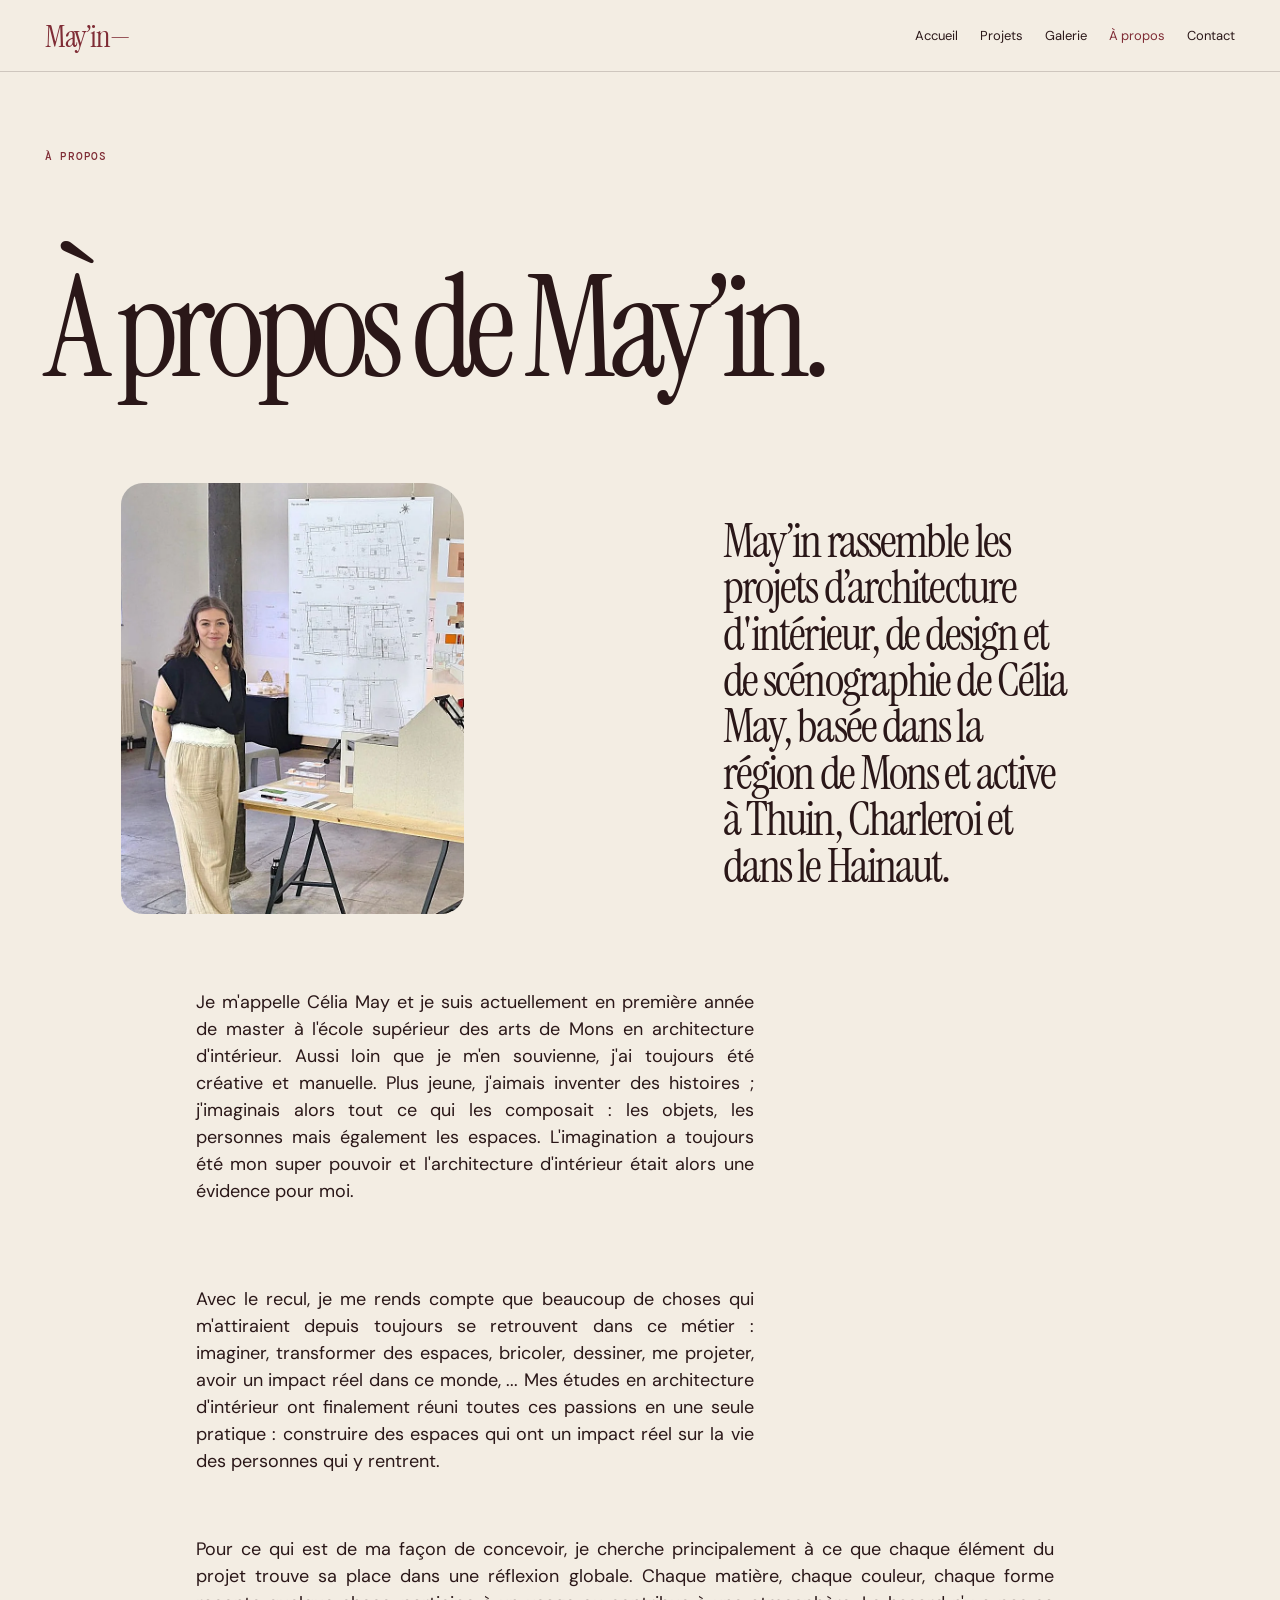
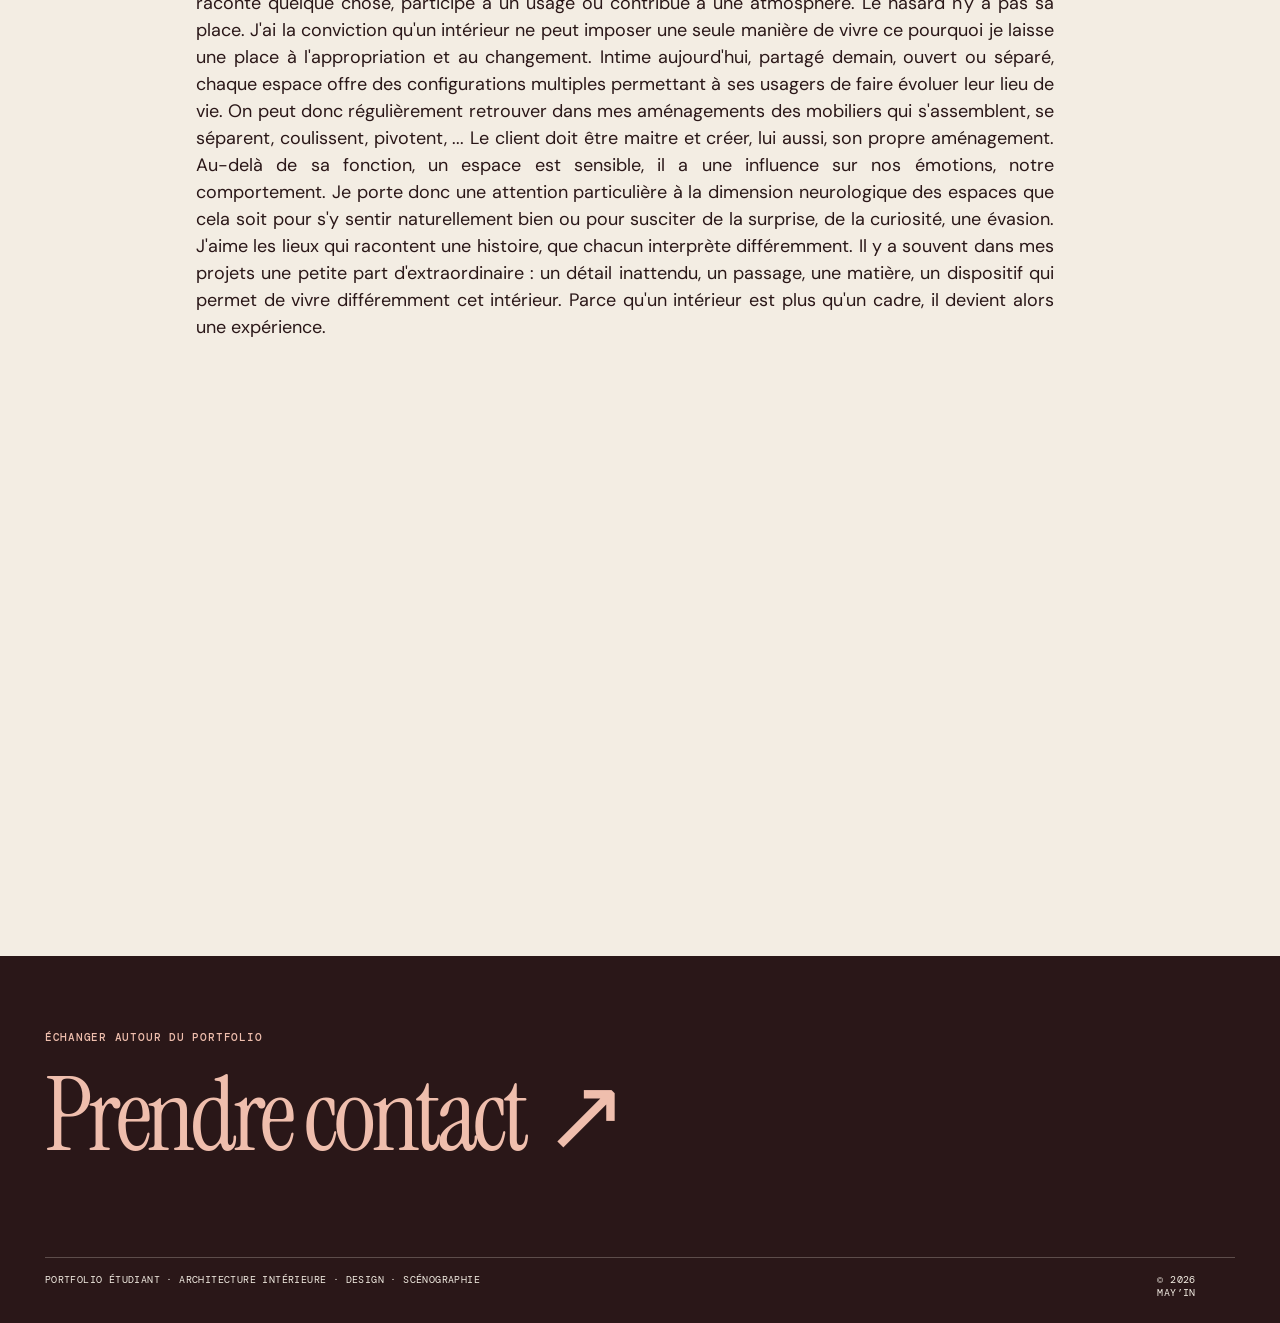
<file: a-propos.html>
<!doctype html>
<html lang="fr"><head><meta charset="UTF-8" /><meta name="viewport" content="width=device-width, initial-scale=1.0" /><meta name="description" content="L’approche de May’in : concevoir des espaces attentifs à la lumière, aux usages et aux matières." /><meta name="theme-color" content="#7f2c35" /><link rel="canonical" href="https://may-in.be/a-propos.html" /><link rel="icon" href="favicon.png" type="image/png" sizes="512x512" /><title>À propos — May’in</title><link rel="preconnect" href="https://fonts.googleapis.com" /><link rel="preconnect" href="https://fonts.gstatic.com" crossorigin /><link href="https://fonts.googleapis.com/css2?family=Cormorant+Garamond:ital,wght@0,400;1,400&family=DM+Mono:wght@400;500&family=DM+Sans:opsz,wght@9..40,400;9..40,500;9..40,600&family=Instrument+Serif:ital@0;1&display=swap" rel="stylesheet" /><link rel="stylesheet" href="styles.css?v=13" /><link rel="stylesheet" href="dynamic.css?v=22" /></head>
<body data-page="about"><a class="skip-link" href="#main-content">Aller au contenu</a><header class="topbar topbar--solid"><a class="wordmark" href="index.html"><span data-site="name">May’in</span><span>—</span></a><button class="menu-toggle" type="button" aria-expanded="false" aria-controls="navigation"><span data-site="menuLabel">Menu</span> <span>+</span></button><nav id="navigation" class="navigation" aria-label="Navigation principale"><a href="index.html">Accueil</a><a href="projets.html">Projets</a><a href="galerie.html">Galerie</a><a aria-current="page" href="a-propos.html">À propos</a><a href="contact.html">Contact</a></nav></header><main class="page about-page" id="main-content" tabindex="-1"><section class="page-heading"><p class="eyebrow" data-site="aboutEyebrow">À propos</p><h1 data-site="aboutTitle">À propos de May’in.</h1></section><section class="about-page__content"><p class="lead" data-site="aboutLead">May’in est le portfolio étudiant de Célia May.</p><div class="about-page__columns"><p data-site="aboutLeft">Chaque proposition naît de l’observation des usages, des volumes, de la lumière et des matières.</p><p data-site="aboutRight">Le portfolio réunit des espaces privés, des lieux publics, du mobilier et des recherches scénographiques.</p></div></section><div data-custom-blocks="about"></div></main><footer class="footer"><p class="eyebrow" data-site="aboutContactEyebrow">Échanger autour du portfolio</p><a class="contact-link" href="contact.html"><span data-site="aboutContactLabel">Prendre contact</span> <span>↗</span></a><div class="footer-bottom"><span data-site="role">Portfolio étudiant · Architecture intérieure</span><span data-social-links></span><span><span data-site="copyright">© 2026</span> <span data-site="name">May’in</span></span></div></footer><script src="layout-model.js?v=6"></script><script src="script.js?v=26"></script></body></html>
</file>
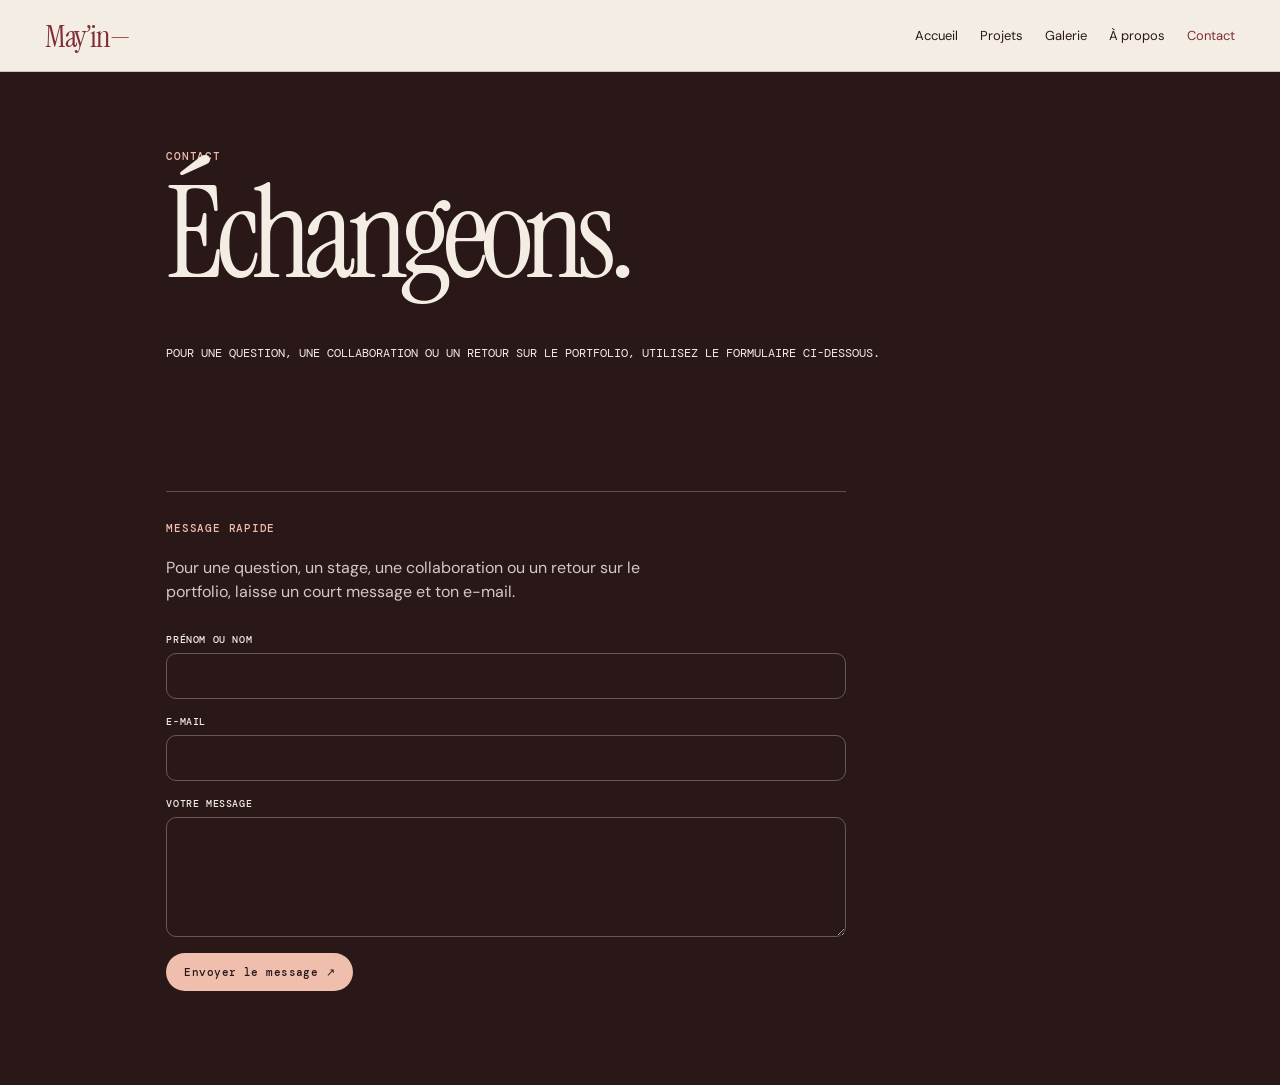
<file: contact.html>
<!doctype html>
<html lang="fr"><head><meta charset="UTF-8" /><meta name="viewport" content="width=device-width, initial-scale=1.0" /><meta name="description" content="Contactez Célia May pour une question, un stage, une collaboration ou un retour sur son portfolio étudiant." /><meta name="theme-color" content="#7f2c35" /><link rel="canonical" href="https://may-in.be/contact.html" /><link rel="icon" href="favicon.png" type="image/png" sizes="512x512" /><title>Contact — May’in</title><link rel="preconnect" href="https://fonts.googleapis.com" /><link rel="preconnect" href="https://fonts.gstatic.com" crossorigin /><link href="https://fonts.googleapis.com/css2?family=Cormorant+Garamond:ital,wght@0,400;1,400&family=DM+Mono:wght@400;500&family=DM+Sans:opsz,wght@9..40,400;9..40,500;9..40,600&family=Instrument+Serif:ital@0;1&display=swap" rel="stylesheet" /><link rel="stylesheet" href="styles.css?v=13" /><link rel="stylesheet" href="dynamic.css?v=22" /></head>
<body class="contact-page" data-page="contact"><a class="skip-link" href="#main-content">Aller au contenu</a><header class="topbar topbar--solid"><a class="wordmark" href="index.html"><span data-site="name">May’in</span><span>—</span></a><button class="menu-toggle" type="button" aria-expanded="false" aria-controls="navigation"><span data-site="menuLabel">Menu</span> <span>+</span></button><nav id="navigation" class="navigation" aria-label="Navigation principale"><a href="index.html">Accueil</a><a href="projets.html">Projets</a><a href="galerie.html">Galerie</a><a href="a-propos.html">À propos</a><a aria-current="page" href="contact.html">Contact</a></nav></header><main class="contact-main" id="main-content" tabindex="-1"><p class="eyebrow" data-site="contactEyebrow">Contact</p><h1 data-site="contactTitle">Échangeons.</h1><div class="contact-details"><a data-site-href="email" data-site="email" hidden></a><div><p data-site="contactDetails">Pour une question, un stage, une collaboration ou un retour sur le portfolio, utilisez le formulaire ci-dessous.</p><div data-social-links></div></div></div><div data-custom-blocks="contact"></div></main><script src="layout-model.js?v=6"></script><script src="script.js?v=26"></script></body></html>
</file>
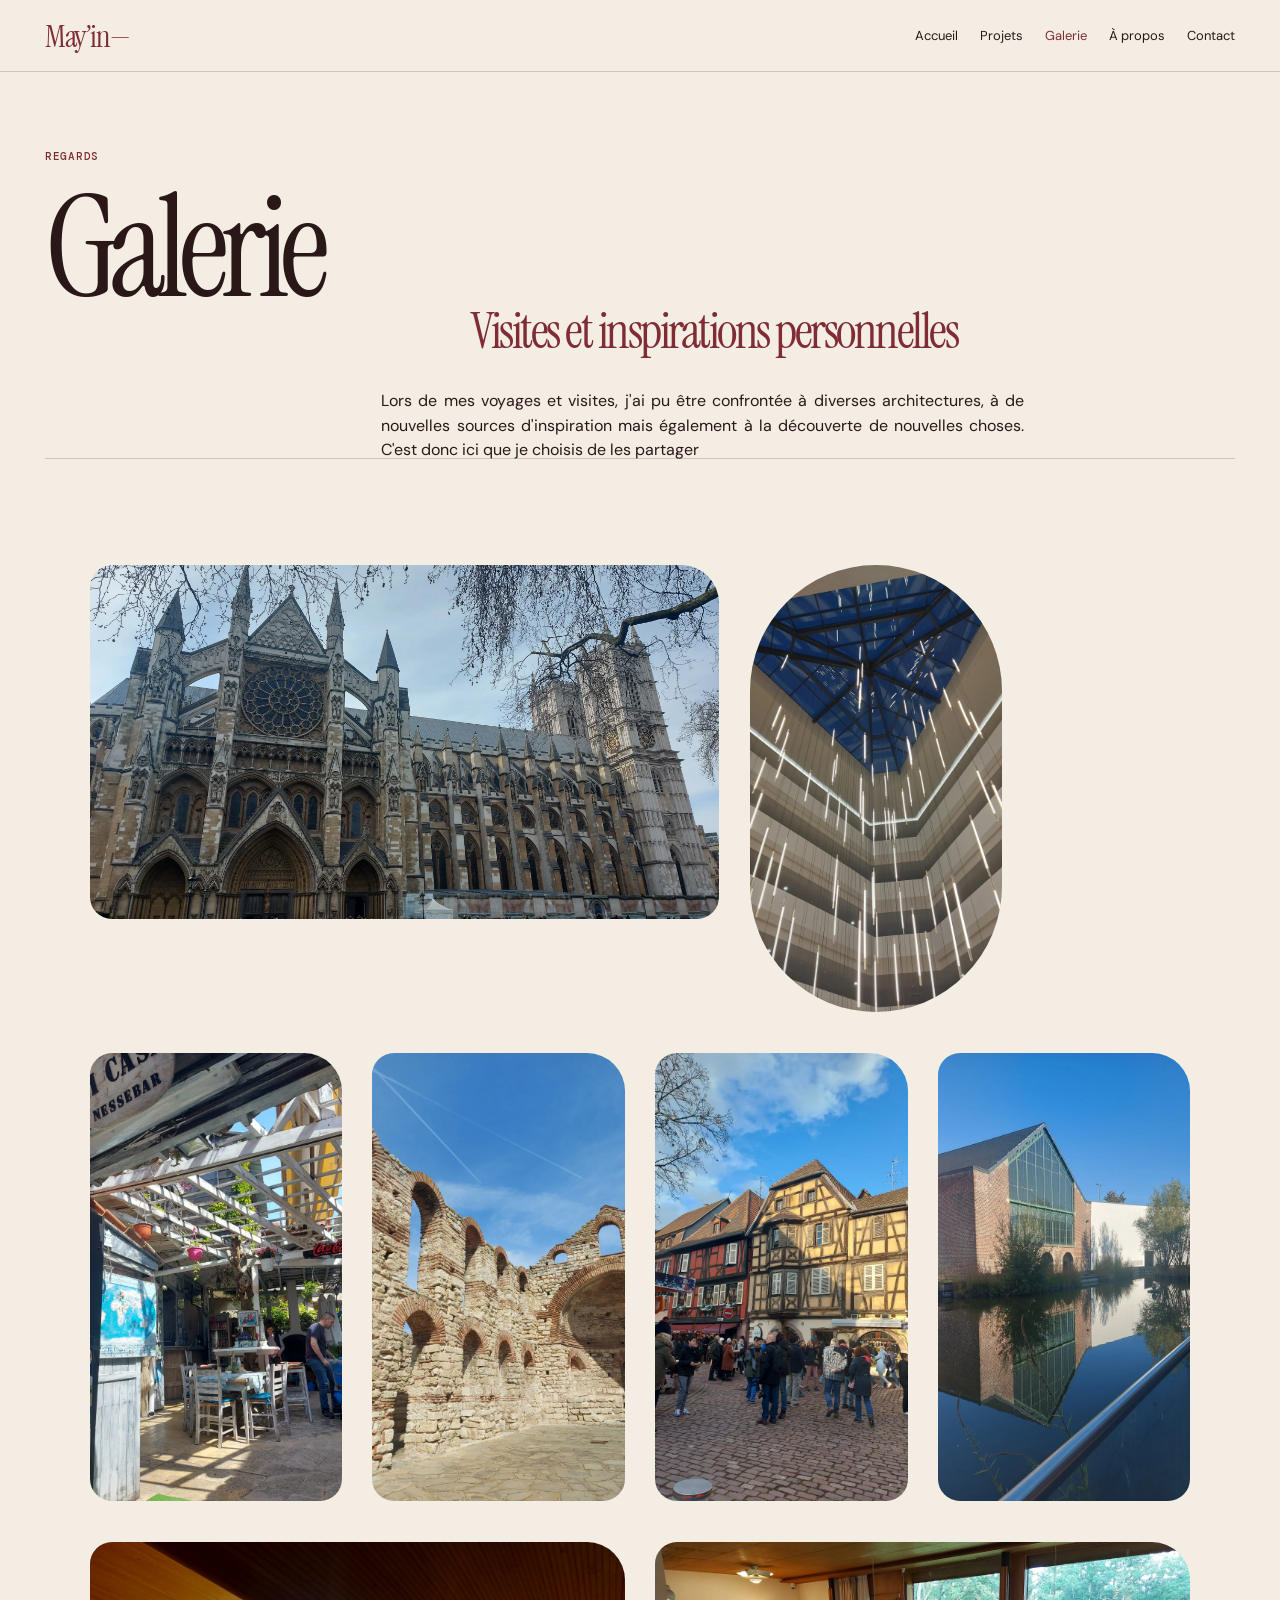
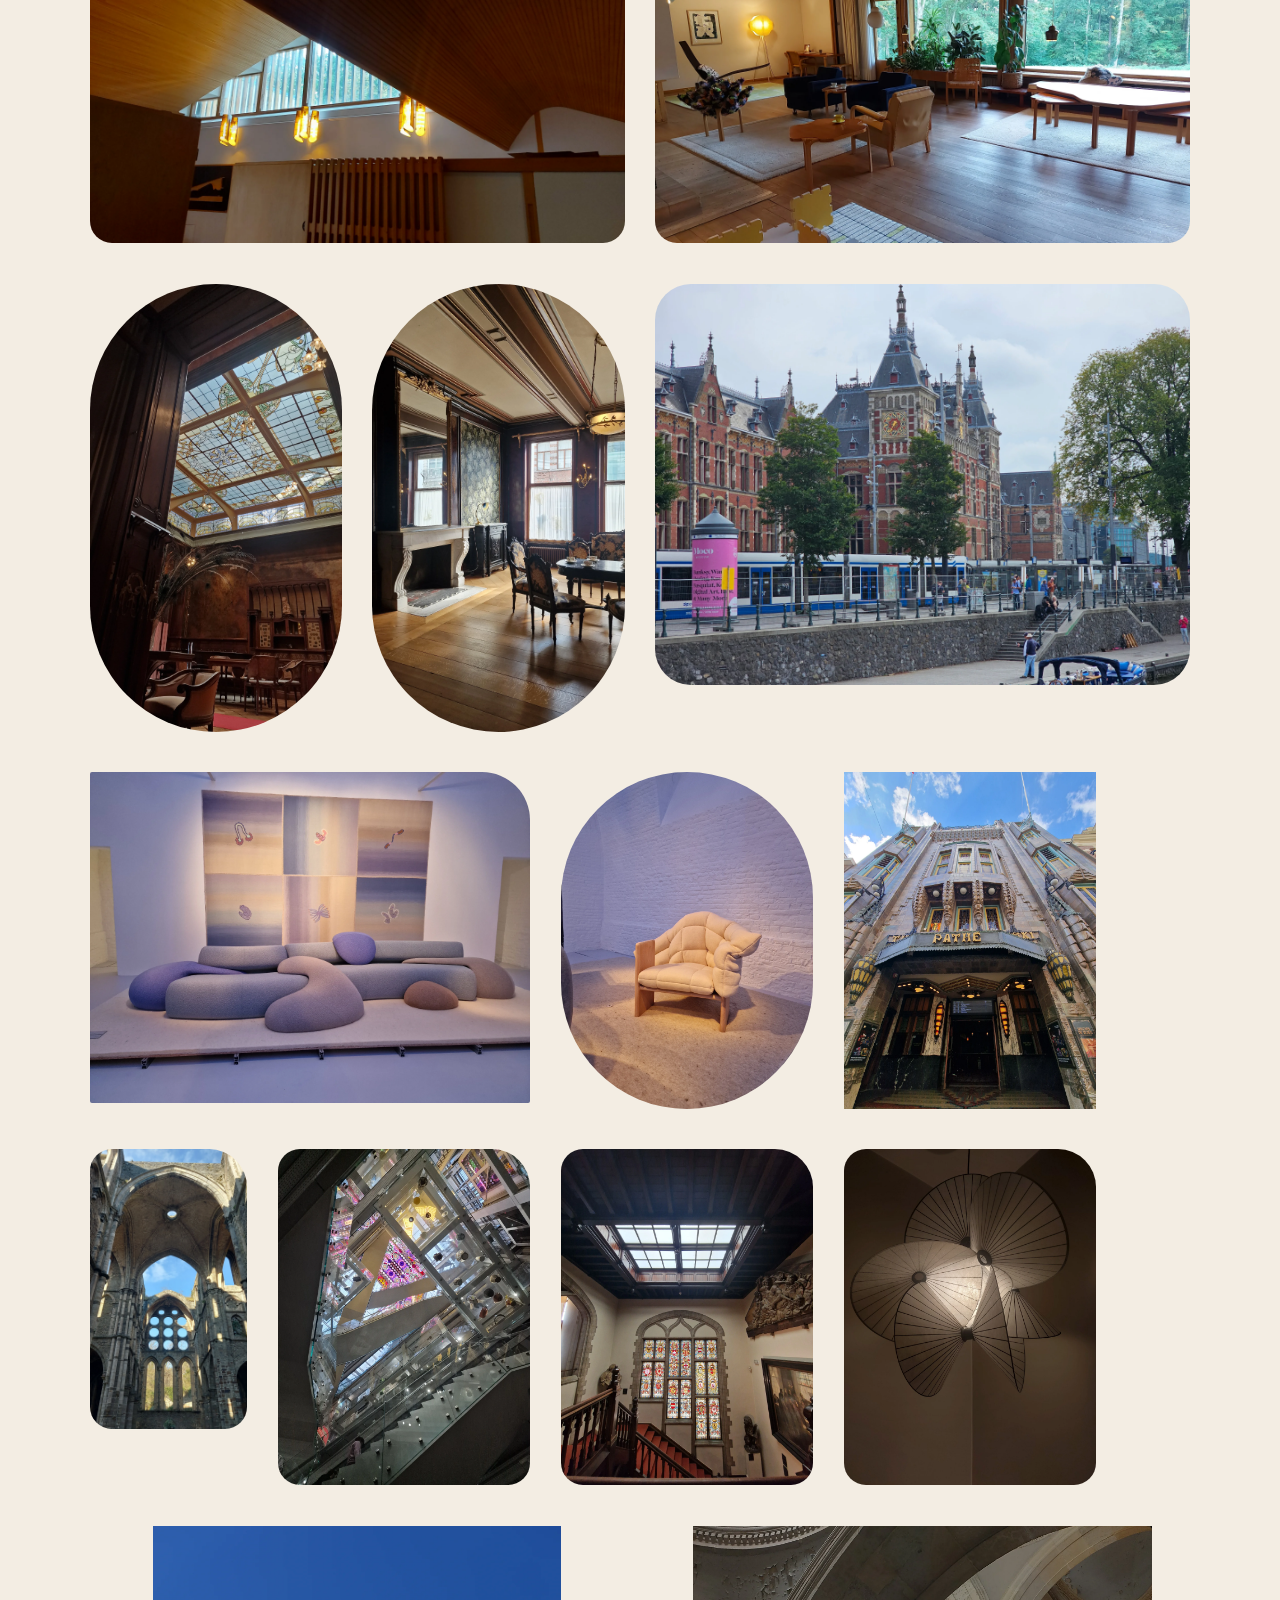
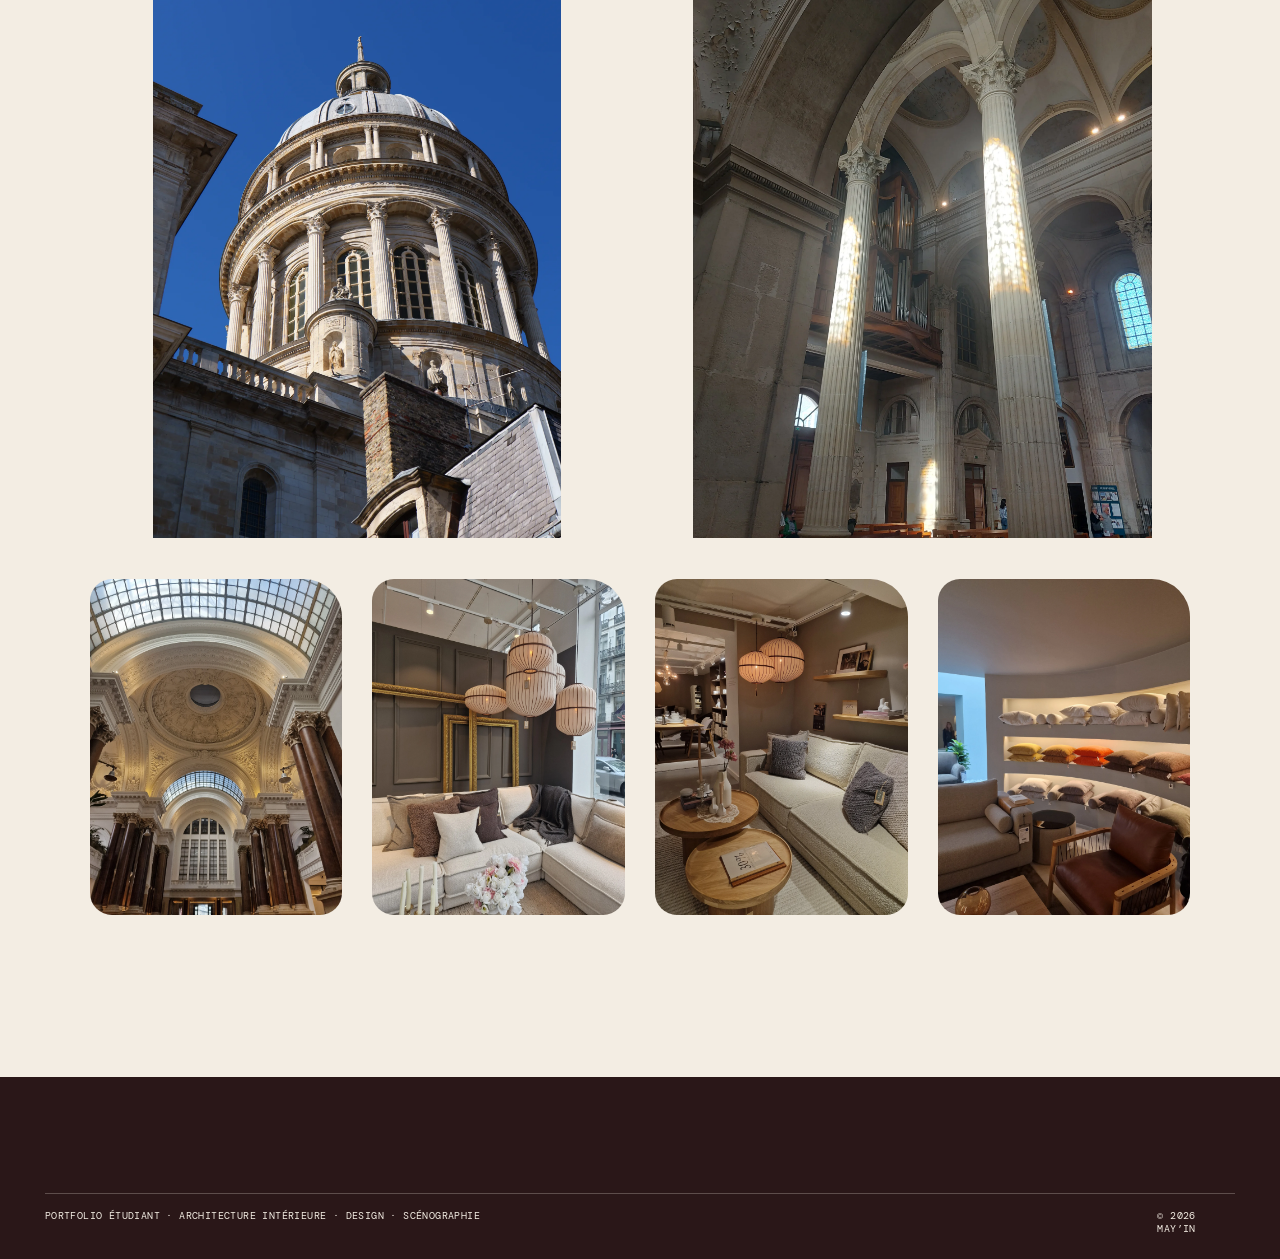
<file: galerie.html>
<!doctype html>
<html lang="fr"><head><meta charset="UTF-8" /><meta name="viewport" content="width=device-width, initial-scale=1.0" /><meta name="description" content="Visites, matériaux, inspirations et photographies personnelles de May’in." /><meta name="theme-color" content="#7f2c35" /><link rel="canonical" href="https://may-in.be/galerie.html" /><link rel="icon" href="favicon.png" type="image/png" sizes="512x512" /><title>Galerie — May’in</title><link rel="preconnect" href="https://fonts.googleapis.com" /><link rel="preconnect" href="https://fonts.gstatic.com" crossorigin /><link href="https://fonts.googleapis.com/css2?family=Cormorant+Garamond:ital,wght@0,400;1,400&family=DM+Mono:wght@400;500&family=DM+Sans:opsz,wght@9..40,400;9..40,500;9..40,600&family=Instrument+Serif:ital@0;1&display=swap" rel="stylesheet" /><link rel="stylesheet" href="styles.css?v=13" /><link rel="stylesheet" href="dynamic.css?v=22" /></head>
<body data-page="gallery"><a class="skip-link" href="#main-content">Aller au contenu</a><header class="topbar topbar--solid"><a class="wordmark" href="index.html"><span data-site="name">May’in</span><span>—</span></a><button class="menu-toggle" type="button" aria-expanded="false" aria-controls="navigation"><span data-site="menuLabel">Menu</span> <span>+</span></button><nav id="navigation" class="navigation" aria-label="Navigation principale"><a href="index.html">Accueil</a><a href="projets.html">Projets</a><a aria-current="page" href="galerie.html">Galerie</a><a href="a-propos.html">À propos</a><a href="contact.html">Contact</a></nav></header><main class="page gallery-page" id="main-content" tabindex="-1"><section class="page-heading"><p class="eyebrow" data-site="galleryEyebrow">Regards</p><h1 data-site="galleryPageTitle">Galerie</h1></section><section class="gallery-empty"><h2 data-site="galleryTitle">Visites, inspirations, matériaux et photographies personnelles.</h2><p data-site="galleryText">Cette page est prête à recevoir tes propres images, accompagnées d’une courte légende et d’une source lorsque nécessaire.</p></section><section id="gallery-grid" class="gallery-grid"></section><div data-custom-blocks="gallery"></div></main><footer class="footer footer--compact"><div class="footer-bottom"><span data-site="role">Architecture intérieure</span><span data-social-links></span><span><span data-site="copyright">© 2026</span> <span data-site="name">May’in</span></span></div></footer><script src="layout-model.js?v=6"></script><script src="script.js?v=26"></script></body></html>
</file>
<file: styles.css>
:root { --ink:#2a1718; --wine:#7f2c35; --paper:#f3ede3; --muted:#8d7c72; --line:rgba(42,23,24,.18); --serif:"Instrument Serif", Georgia, serif; --sans:"DM Sans", Arial, sans-serif; --mono:"DM Mono", monospace; }
.project-back { display:inline-flex; margin:0 0 34px; color:var(--wine); font:11px var(--mono); letter-spacing:.04em; text-transform:uppercase; }.project-layout--portrait .project-hero img,.project-layout--square .project-hero img { height:min(52svh,560px); background:transparent; }.project-media--cutout { padding:0 !important; background:transparent !important; }.project-media--cutout img { background:transparent; border-radius:28px 2px 28px 2px; }.project-card--portrait .project-image { aspect-ratio:4/5; border-radius:2px 34px 2px 2px; }.project-card--square .project-image { border-radius:2px 30px 2px 2px; }
.project-media figcaption { margin-top:10px; color:#776b64; font:10px var(--mono); letter-spacing:.04em; text-transform:uppercase; }.project-media--right img { border-radius:38px 2px 2px 2px; }.project-media--center img { border-radius:24px 2px 24px 2px; }
* { box-sizing:border-box; }
html { scroll-behavior:smooth; }
/* Keyboard access stays discreet until focused; no change to editorial layouts. */
.skip-link{position:fixed;z-index:100;top:10px;left:20px;padding:12px 18px;background:var(--paper);color:var(--ink);border:2px solid var(--wine);border-radius:4px;font:500 14px var(--sans);transform:translateY(-180%)}
.skip-link:focus{transform:none}
:where(a,button,input,textarea,select):focus-visible{outline:2px solid var(--wine);outline-offset:4px}
main[tabindex="-1"]{scroll-margin-top:80px}
@media(max-width:760px){.menu-toggle{min-width:44px;min-height:44px}.navigation{max-height:calc(100dvh - 60px);overflow-y:auto;overscroll-behavior:contain}.navigation a{min-height:44px!important;flex-shrink:0;display:flex;align-items:center}}
@media(prefers-reduced-motion:reduce){html{scroll-behavior:auto}}
body { margin:0; background:var(--paper); color:var(--ink); font-family:var(--sans); }
a { color:inherit; text-decoration:none; }
.topbar { position:fixed; z-index:10; inset:0 0 auto; height:72px; display:flex; align-items:center; gap:28px; padding:0 3.5vw; border-bottom:1px solid transparent; transition:.3s; }
.topbar.is-scrolled { background:rgba(243,237,227,.88); backdrop-filter:blur(14px); border-color:var(--line); }
.wordmark { margin-right:auto; font-family:var(--serif); font-size:31px; line-height:1; letter-spacing:-.04em; }.wordmark span{color:var(--wine)}
.navigation { display:flex; gap:22px; font-size:13px; }.navigation a{position:relative}.navigation a::after{content:"";position:absolute;left:0;right:100%;bottom:-4px;height:1px;background:var(--wine);transition:right .25s}.navigation a:hover::after{right:0}
.menu-toggle{display:none;border:0;background:none;font:500 12px var(--mono);text-transform:uppercase;color:var(--ink)}
.hero { min-height:100svh; padding:136px 3.5vw 36px; display:grid; grid-template-columns:1fr 1.15fr; grid-template-rows:1fr auto; gap:40px; }
.hero-intro { align-self:center; max-width:650px; padding-left:5vw; }.eyebrow { margin:0 0 20px; color:var(--wine); font:500 11px/1.2 var(--mono); text-transform:uppercase; letter-spacing:.07em; }.hero h1,.section-heading h2,.feature-project h2,.about h2{font:400 clamp(64px,8.2vw,142px)/.82 var(--serif);letter-spacing:-.055em;margin:0}.hero h1 em,.feature-project h2 em{color:var(--wine);font-weight:400}.hero-copy{max-width:305px;margin:44px 0 0;font-size:15px;line-height:1.55}
.hero-image { min-height:590px; position:relative; overflow:hidden; border-radius:2px 42px 2px 2px; }.hero-image img,.project-image img,.feature-project__image img{width:100%;height:100%;display:block;object-fit:cover;transition:transform .8s cubic-bezier(.2,.65,.2,1)}.hero-image:hover img{transform:scale(1.035)}.image-caption{position:absolute;inset:auto 18px 15px;display:flex;justify-content:space-between;color:white;font:10px var(--mono);letter-spacing:.04em;text-transform:uppercase}.scroll-hint { grid-column:1/-1; justify-self:end; font:11px var(--mono);text-transform:uppercase;letter-spacing:.07em }.scroll-hint span{font-size:17px;margin-left:8px;color:var(--wine)}
.projects-section{padding:130px 3.5vw}.section-heading{display:grid;grid-template-columns:1fr auto;align-items:end;margin-bottom:56px}.section-heading .eyebrow{grid-column:1/-1}.section-heading h2{font-size:clamp(65px,10vw,155px)}.filters{display:flex;gap:8px;align-self:center}.filter{border:1px solid var(--line);background:none;padding:9px 13px;border-radius:999px;font:10px var(--mono);text-transform:uppercase;color:var(--ink);cursor:pointer;transition:.2s}.filter:hover,.filter.is-active{background:var(--wine);border-color:var(--wine);color:var(--paper)}
.projects-grid{display:grid;grid-template-columns:repeat(12,1fr);gap:5vw 2vw}.project-card{min-width:0}.project-card:nth-child(1){grid-column:1/span 4}.project-card:nth-child(2){grid-column:6/span 7;margin-top:13vw}.project-card:nth-child(3){grid-column:1/span 7}.project-card:nth-child(4){grid-column:9/span 4;margin-top:10vw}.project-card:nth-child(5){grid-column:2/span 4}.project-card:nth-child(6){grid-column:7/span 5;margin-top:8vw}.project-card.is-hidden{display:none}.project-image{overflow:hidden;background:#d8c9b9;border-radius:2px}.project-card--tall .project-image{aspect-ratio:3/4}.project-card--wide .project-image{aspect-ratio:16/10}.project-card--square .project-image{aspect-ratio:1}.project-card:hover img{transform:scale(1.045)}.project-meta{display:grid;grid-template-columns:34px 1fr auto;gap:8px;margin-top:13px;font:10px var(--mono);text-transform:uppercase;letter-spacing:.02em}.project-arrow{font-size:16px;line-height:.55;color:var(--wine);transition:transform .2s}.project-card:hover .project-arrow{transform:translate(3px,-3px)}.project-card h3{margin:7px 0 0;font:400 clamp(27px,3vw,46px)/.9 var(--serif);letter-spacing:-.04em}.project-placeholder{display:grid;place-items:center;background:var(--wine);color:var(--paper);font:14px var(--mono);text-transform:uppercase}
.feature-project{display:grid;grid-template-columns:4.5fr 7.5fr;gap:6vw;align-items:end;padding:100px 3.5vw;background:var(--wine);color:var(--paper)}.feature-project .eyebrow{color:#ecc7b8}.feature-project h2{font-size:clamp(50px,6.4vw,105px)}.feature-project h2 em{color:#f1d8bd}.feature-project__heading>p:last-child{max-width:350px;margin:38px 0 0;font-size:15px;line-height:1.55}.feature-project__image{aspect-ratio:4/3;overflow:hidden;border-radius:2px 2px 48px 2px}
.about{padding:150px 13vw;display:grid;grid-template-columns:2fr 8fr;gap:40px}.about h2{font-size:clamp(46px,6vw,95px);line-height:.9}.text-link{display:inline-block;margin-top:45px;color:var(--wine);font:500 12px var(--mono);text-transform:uppercase}.text-link span{font-size:18px;margin-left:8px}
.footer{padding:75px 3.5vw 24px;background:var(--ink);color:var(--paper)}.footer .eyebrow{color:#efbead}.contact-link{display:inline-block;font:400 clamp(46px,8vw,132px)/.95 var(--serif);letter-spacing:-.045em}.contact-link span{color:#efbead}.footer-bottom{border-top:1px solid rgba(243,237,227,.25);margin-top:90px;padding-top:15px;display:flex;justify-content:space-between;font:10px var(--mono);text-transform:uppercase;letter-spacing:.04em}
@media(max-width:760px){.topbar{height:60px;padding:0 20px}.navigation{display:none;position:absolute;top:60px;left:0;right:0;padding:22px 20px 28px;background:var(--paper);border-bottom:1px solid var(--line);flex-direction:column}.navigation.is-open{display:flex}.menu-toggle{display:block}.hero{padding:105px 20px 22px;display:flex;flex-direction:column;gap:38px}.hero-intro{padding:0}.hero h1{font-size:clamp(68px,20vw,110px)}.hero-copy{margin-top:28px}.hero-image{min-height:0;aspect-ratio:4/5;width:100%;border-radius:2px 30px 2px 2px}.scroll-hint{align-self:flex-end}.projects-section{padding:85px 20px}.section-heading{display:block;margin-bottom:36px}.section-heading h2{font-size:90px}.filters{margin-top:26px;flex-wrap:wrap}.projects-grid{display:flex;flex-direction:column;gap:46px}.project-card,.project-card:nth-child(n){margin:0;width:100%}.project-card--tall .project-image,.project-card--wide .project-image,.project-card--square .project-image{aspect-ratio:4/3}.feature-project{display:block;padding:75px 20px}.feature-project__image{margin-top:45px}.about{padding:90px 20px;display:block}.about .eyebrow{margin-bottom:35px}.footer{padding:56px 20px 18px}.footer-bottom{margin-top:64px;gap:14px;flex-direction:column}.project-meta{font-size:9px}}

/* Multi-page portfolio */
.topbar--solid { background:var(--paper); border-bottom-color:var(--line); }
.navigation a[aria-current="page"] { color:var(--wine); }
.home-hero { min-height:100svh; position:relative; overflow:hidden; background:var(--ink); color:var(--paper); }
.home-hero::after { content:""; position:absolute; inset:0; background:linear-gradient(90deg,rgba(35,18,19,.82) 0%,rgba(35,18,19,.45) 55%,rgba(35,18,19,.2) 100%); }
.home-hero__background { position:absolute; inset:0; width:100%; height:100%; object-fit:cover; object-position:center; filter:saturate(.8) contrast(.92); }
.home-hero__content { position:relative; z-index:1; min-height:100svh; display:flex; flex-direction:column; padding:150px 13vw 50px; }
.home-hero h1,.page-heading h1,.contact-main h1,.project-hero h1 { font:400 clamp(70px,10vw,170px)/.79 var(--serif); letter-spacing:-.06em; margin:0; }
.home-hero h1 em,.page-heading h1 em,.contact-main h1 em,.project-hero h1 em { color:var(--wine); font-weight:400; }.home-hero h1 em { color:#f2c5b4; }.home-hero .eyebrow { color:#f2c5b4; }
.home-hero__bottom { margin-top:auto; align-self:flex-end; max-width:330px; padding-top:80px; font-size:16px; line-height:1.55; }.home-hero__bottom .text-link { margin-top:22px; }
.home-intro { display:grid; grid-template-columns:2fr 7fr; gap:50px; padding:150px 13vw; border-top:1px solid var(--line); }.home-intro h2 { max-width:900px; margin:0; font:400 clamp(44px,5.8vw,88px)/.9 var(--serif); letter-spacing:-.05em; }.home-intro > div:not([data-custom-blocks]) > p { max-width:380px; margin:42px 0 0; font-size:16px; line-height:1.55; }
.featured-home { padding:0 3.5vw 130px; }.featured-home__header,.featured-home__footer { display:flex; justify-content:space-between; align-items:end; }.featured-home__header { padding:0 0 15px; font:11px var(--mono); text-transform:uppercase; }.featured-home__header .eyebrow { margin:0; }.featured-home__visual { display:block; overflow:hidden; aspect-ratio:16/8; border-radius:2px 48px 2px 2px; }.featured-home__visual img { width:100%; height:100%; object-fit:cover; transition:transform .8s cubic-bezier(.2,.65,.2,1); }.featured-home__visual:hover img { transform:scale(1.035); }.featured-home__footer { padding-top:20px; }.project-kind { margin:0 0 8px; color:var(--wine); font:11px var(--mono); text-transform:uppercase; }.featured-home h2 { margin:0; font:400 clamp(47px,6.8vw,105px)/.85 var(--serif); letter-spacing:-.05em; }.round-link { width:52px; height:52px; display:grid; place-items:center; flex:none; border:1px solid var(--wine); border-radius:50%; color:var(--wine); font-size:23px; transition:.25s; }.round-link:hover { background:var(--wine); color:var(--paper); transform:rotate(45deg); }.home-close { padding:80px 13vw 150px; background:var(--wine); color:var(--paper); }.home-close p { max-width:280px; margin:0 0 36px; font-size:16px; line-height:1.5; }.large-link { font:400 clamp(48px,7vw,110px)/.9 var(--serif); letter-spacing:-.05em; }.large-link span { color:#f1d8bd; }.footer--compact { padding-top:26px; }
.page { padding:150px 3.5vw 120px; min-height:calc(100svh - 160px); }.page-heading { display:grid; grid-template-columns:1fr auto; align-items:end; gap:30px; margin-bottom:85px; }.page-heading .eyebrow { grid-column:1/-1; margin-bottom:0; }.page-heading h1 { font-size:clamp(70px,11vw,178px); }.page .projects-grid { padding:0; }.page .projects-grid h2 { margin:7px 0 0; font:400 clamp(27px,3vw,46px)/.9 var(--serif); letter-spacing:-.04em; }
.about-page__content { display:grid; grid-template-columns:5fr 7fr; gap:8vw; padding:20px 10vw 40px; }.lead { margin:0; font:400 clamp(30px,3.7vw,60px)/.98 var(--serif); letter-spacing:-.04em; }.about-page__columns { align-self:end; display:grid; grid-template-columns:1fr 1fr; gap:30px; font-size:16px; line-height:1.55; }.about-page__columns p { margin:0; }
.gallery-empty { padding:70px 13vw 100px; border-top:1px solid var(--line); }.gallery-empty h2 { max-width:800px; margin:0; font:400 clamp(42px,5vw,78px)/.9 var(--serif); letter-spacing:-.05em; }.gallery-empty > p:last-child { max-width:370px; margin:35px 0 0; font-size:16px; line-height:1.55; }
.contact-main { min-height:100svh; padding:150px 13vw 60px; background:var(--ink); color:var(--paper); display:flex; flex-direction:column; }.contact-main .eyebrow { color:#efbead; }.contact-main h1 em { color:#efbead; }.contact-details { margin-top:auto; padding-top:60px; display:flex; justify-content:space-between; align-items:end; gap:20px; }.contact-details a { font:400 clamp(36px,5vw,80px)/.9 var(--serif); letter-spacing:-.05em; }.contact-details a span { color:#efbead; }.contact-details p { margin:0; font:12px/1.6 var(--mono); text-transform:uppercase; }
.project-hero { padding:150px 3.5vw 0; }.project-hero h1 { margin:18px 0 48px; }.project-hero img { width:100%; height:min(68svh,760px); display:block; object-fit:contain; object-position:center; background:#ece3d7; border-radius:2px 50px 2px 2px; }.project-copy { display:grid; grid-template-columns:2fr 7fr; gap:50px; padding:100px 13vw 92px; }.project-copy > div { display:block; max-width:850px; }.project-copy .lead { margin:0; font-size:clamp(31px,3.5vw,56px); }.project-gallery { display:grid; grid-template-columns:repeat(12,minmax(0,1fr)); gap:clamp(18px,3vw,52px); align-items:center; padding:0 3.5vw 120px; }.project-media { margin:0; min-width:0; }.project-media img { display:block; width:100%; max-height:min(66svh,680px); object-fit:contain; object-position:center; }.project-media--cutout {  padding:clamp(14px,3vw,42px); background:linear-gradient(135deg,#f6f0e8,#e6d9ca); border-radius:2px 58px 2px 2px; }.project-media--cutout img { max-height:min(64svh,650px); }.project-media--plan {  padding:clamp(16px,3vw,36px); background:#ece3d7; border-radius:34px 2px 34px 2px; }.project-media--plan img { mix-blend-mode:multiply; }.project-media--wide img { border-radius:2px 38px 2px 2px; }.project-media--wide:nth-child(even) img { border-radius:38px 2px 2px 2px; }.project-media--detail img { border-radius:18px; }.project-media--process img { border-radius:2px; }.project-gallery .large-link { grid-column:1/-1; display:inline-block; margin-top:28px; color:var(--wine); }
@media(max-width:760px){.home-hero__content{padding:112px 20px 35px}.home-hero h1,.page-heading h1,.contact-main h1,.project-hero h1{font-size:clamp(64px,18.4vw,96px)}.home-hero__bottom{align-self:auto;padding-top:70px}.home-intro{display:block;padding:90px 20px}.home-intro .eyebrow{margin-bottom:35px}.featured-home{padding:0 20px 85px}.featured-home__visual{aspect-ratio:4/5;border-radius:2px 30px 2px 2px}.featured-home__footer{align-items:center}.round-link{width:44px;height:44px}.home-close{padding:70px 20px 95px}.page{padding:110px 20px 85px}.page-heading{display:block;margin-bottom:50px}.page-heading .eyebrow{margin-bottom:30px}.page-heading .filters{margin-top:35px}.about-page__content{display:block;padding:0}.about-page__columns{display:block;margin-top:40px}.about-page__columns p+p{margin-top:20px}.gallery-empty{padding:45px 0}.contact-main{padding:115px 20px 35px}.contact-details{display:block}.contact-details p{margin-top:35px}.project-hero{padding:105px 20px 0}.project-hero h1{margin:15px 0 38px}.project-hero img{height:min(58svh,560px);border-radius:2px 30px 2px 2px}.project-copy{display:block;padding:75px 20px}.project-copy .eyebrow{margin-bottom:35px}.project-copy>div{display:block}.project-gallery{display:block;padding:0 20px 80px}.project-media{margin:0 0 28px}.project-media--cutout,.project-media--plan{padding:18px}.project-media img{max-height:58svh}.project-gallery .large-link{margin-top:20px}}
.contact-form{max-width:680px;margin-top:clamp(70px,10vw,140px);padding-top:30px;border-top:1px solid rgba(243,237,227,.25)}.contact-form>p:not(.eyebrow){max-width:520px;margin:0 0 28px;color:#d5c9c4;line-height:1.55}.contact-form form{display:grid;gap:16px}.contact-form label{display:grid;gap:7px;font:500 10px var(--mono);letter-spacing:.06em;text-transform:uppercase}.contact-form label span{color:#bfaea9;font-size:9px}.contact-form input,.contact-form textarea{width:100%;border:1px solid rgba(243,237,227,.3);border-radius:10px;background:transparent;color:var(--paper);padding:12px;font:400 15px var(--sans);letter-spacing:normal;text-transform:none}.contact-form textarea{min-height:120px;resize:vertical}.contact-form button{justify-self:start;border:0;border-radius:999px;padding:12px 18px;background:#efbead;color:#2a1719;font:500 11px var(--mono);letter-spacing:.04em;cursor:pointer}.contact-form button:disabled{opacity:.55}.contact-form__status{min-height:18px;margin:0;color:#d5c9c4;font-size:13px}.contact-form__trap{position:absolute!important;left:-9999px!important;opacity:0!important}

/* Blocs libres : une mise en page éditoriale ajustable depuis le Studio. */
.custom-blocks{display:grid;gap:0;padding:0 13vw 80px}.custom-block{width:min(var(--block-width,100%),100%);min-width:0;margin:0 0 var(--block-gap,36px);transform:translate(var(--block-offset-x,0),var(--block-offset-y,0))}.custom-block--align-center{margin-inline:auto}.custom-block--align-right{margin-left:auto}.custom-block--text,.custom-block--quote{min-height:var(--block-min-height,0);padding:var(--block-padding,0);background:var(--block-background,transparent);color:var(--block-color,inherit);text-align:var(--block-text-align,left)}.custom-block--text p,.custom-block--quote p{max-width:none;margin:0;color:inherit;font:400 var(--block-font-size,18px)/1.45 var(--block-font,var(--sans));letter-spacing:normal}.custom-block--text.custom-block--lead p{font-family:var(--block-font,var(--serif));line-height:.98;letter-spacing:-.04em}.custom-block--quote{border-left:1px solid currentColor}.custom-block--quote p{padding-left:clamp(18px,3vw,42px);font-family:var(--block-font,var(--serif));font-style:italic}.custom-block--image img{display:block;width:100%;max-height:min(68svh,760px);object-fit:contain;object-position:var(--media-position,center);background:transparent}.custom-block--image figcaption{margin-top:10px;color:var(--muted);font:10px var(--mono);letter-spacing:.04em;text-transform:uppercase}.custom-block--spacer{height:var(--space,80px)}.custom-block--divider{width:100%;border:0;border-top:1px solid var(--line)}.custom-block--portrait img,.project-media--portrait img,.gallery-item--portrait img{aspect-ratio:3/4}.custom-block--landscape img,.project-media--landscape img,.gallery-item--landscape img{aspect-ratio:4/3}.custom-block--square img,.project-media--square img,.gallery-item--square img{aspect-ratio:1}.radius-none{border-radius:0!important}.radius-soft{border-radius:2px 30px 2px 2px}.radius-top-right{border-radius:2px 42px 2px 2px}.radius-diagonal{border-radius:34px 2px 34px 2px}.radius-all{border-radius:22px}.radius-pill{border-radius:999px}.project-media.radius-soft img,.project-media.radius-top-right img,.project-media.radius-diagonal img,.project-media.radius-all img,.project-media.radius-pill img,.gallery-item.radius-soft img,.gallery-item.radius-top-right img,.gallery-item.radius-diagonal img,.gallery-item.radius-all img,.gallery-item.radius-pill img,.custom-block.radius-soft img,.custom-block.radius-top-right img,.custom-block.radius-diagonal img,.custom-block.radius-all img,.custom-block.radius-pill img{border-radius:inherit}.admin-preview--edit [data-edit-path]{outline:1px dashed transparent;outline-offset:4px;cursor:pointer}.admin-preview--edit [data-edit-path]:hover{outline-color:color-mix(in srgb,var(--wine) 58%,transparent)}.admin-preview--edit .admin-selected{outline:2px solid var(--wine)!important;outline-offset:5px}.admin-preview--edit [data-edit-inline].admin-selected{cursor:text}
@media(max-width:760px){.custom-blocks{padding:0 20px 55px}.custom-block{width:100%;margin-bottom:28px}.custom-block--text,.custom-block--quote{padding:var(--block-padding,0)}}
</file>
<file: dynamic.css>
.project-image__empty,.project-hero__empty{width:100%;min-height:260px;display:grid;place-items:center;background:var(--wine);color:var(--paper);font:12px var(--mono)}
.content-error{font-size:16px}
.project-card:nth-child(7){grid-column:1/span 5;margin-top:4vw}
.project-card:nth-child(8){grid-column:8/span 4;margin-top:12vw}
.project-card:nth-child(9){grid-column:1/span 7}
.project-card:nth-child(10){grid-column:9/span 4;margin-top:8vw}
.project-card h2{margin:7px 0 0;font:400 clamp(27px,3vw,46px)/.95 var(--serif);letter-spacing:-.04em}
.project-image{border-radius:24px 42px 24px 24px;max-height:min(58svh,560px)}
.project-card--portrait .project-image{aspect-ratio:4/5;border-radius:24px 42px 24px 24px}
.project-card--square .project-image{aspect-ratio:4/3;border-radius:24px 42px 24px 24px}
.project-card--cutout .project-image{background:transparent;border-radius:0}
.project-card--cutout .project-image img{object-fit:contain}
.project-card--cutout:hover img{transform:scale(1.025)}
.project-hero{padding-top:120px}
.project-hero h1{font-size:clamp(56px,7.5vw,112px);line-height:.96;max-width:1200px;margin-bottom:42px}
.project-hero .project-back{margin-bottom:30px}
.project-hero img{width:100%;height:min(60svh,660px);background:transparent;border-radius:24px 42px 24px 24px}
.project-layout--portrait .project-hero img,.project-layout--square .project-hero img{width:100%;height:min(55svh,600px);background:transparent}
.project-hero img.project-hero__image--cutout{object-fit:contain}
.project-hero img.radius-none{border-radius:0}.project-hero img.radius-soft{border-radius:22px 38px 22px 22px}.project-hero img.radius-top-right{border-radius:2px 48px 2px 2px}.project-hero img.radius-diagonal{border-radius:36px 2px 36px 2px}.project-hero img.radius-all{border-radius:36px}.project-hero img.radius-pill{border-radius:999px}
.project-copy{padding:75px 13vw 80px}
.project-gallery{gap:clamp(36px,5vw,80px) 3vw;align-items:center}
.project-gallery .project-media img{max-height:min(60svh,660px);width:100%;height:auto;object-fit:contain;border-radius:22px 32px 22px 22px}
.project-media--cutout,.project-media--plan{padding:0!important;background:transparent!important;border-radius:0}
.project-gallery .project-media--cutout img,.project-gallery .project-media--plan img{border-radius:0;background:transparent}
.project-media figcaption{max-width:48ch;margin-top:14px;font:11px/1.6 var(--mono);color:var(--muted);text-transform:none;letter-spacing:.015em}
.project-media figcaption:empty{display:none}
.project-gallery .large-link{margin-top:45px;font-size:clamp(42px,6vw,88px)}
@media(max-width:760px){
 .project-card:nth-child(n){margin:0}
 .project-hero{padding:100px 20px 0}
 .project-hero h1{font-size:clamp(48px,13vw,80px);margin-bottom:30px}
 .project-hero img,.project-layout--portrait .project-hero img,.project-layout--square .project-hero img{height:min(53svh,480px)}
 .project-copy{padding:56px 20px 64px}
 .project-media{margin-bottom:44px}
 .project-gallery .project-media img{max-height:56svh}
 .project-media--portrait{max-width:88%;margin-inline:auto}
 .project-media figcaption{font-size:10px}
}
@media(prefers-reduced-motion:reduce){.project-card img{transition:none}.project-card:hover img{transform:none}}

/* Shared responsive composition, used by the published site and the Studio. */
.footer [data-social-links],.contact-details [data-social-links]{display:flex;gap:9px;flex-wrap:wrap}
.footer [data-social-links] span,.contact-details [data-social-links] span{opacity:.45}
[hidden]{display:none!important}
main,section,figure,.project-card,.project-title-row,.project-meta,.footer-bottom>*{min-width:0}
[data-edit-inline]{overflow-wrap:break-word}
.navigation a[data-edit-inline]{width:max-content!important;max-width:none!important;white-space:nowrap;overflow-wrap:normal;min-width:max-content;flex:none}
@media(max-width:760px){.navigation a[data-edit-inline]{width:100%!important;max-width:100%!important;min-width:0;white-space:normal}}
.projects-grid{grid-template-columns:repeat(12,minmax(0,1fr))}
.project-card--custom-size{grid-column:span var(--card-span,12)!important;justify-self:var(--card-align,start)}
.project-cover-group{width:100%;min-width:0}
.project-card .project-image{width:100%;max-width:100%;transform:none}
.project-category{display:block;margin-top:12px;font:10px/1.4 var(--mono);text-transform:uppercase;letter-spacing:.02em}
.project-meta{display:block;margin-top:8px}
.project-title-row{display:inline-flex;align-items:baseline;gap:.22em;max-width:100%;margin-top:7px}
.project-card__text{display:flex;flex-direction:column;align-items:stretch;min-width:0}
.project-title-row h2{min-width:0;margin:0!important}
.project-arrow{position:static;flex:none;line-height:1;align-self:baseline}
.large-link,.contact-link,.project-gallery .large-link{display:inline-flex;align-items:baseline;gap:.18em}
.large-link>span:last-child,.contact-link>span:last-child{flex:none;line-height:1}
.project-hero__visual{position:relative;isolation:isolate}
.project-hero img.project-hero__image{width:100%;object-position:var(--media-position,center);margin-inline:auto;transform:none}
.project-hero__visual[data-layout-item]{margin-inline:auto}
.project-cover-group .project-image img,.project-media img{object-position:var(--media-position,center)}
.project-gallery,.gallery-grid,.custom-blocks{display:grid;grid-template-columns:repeat(12,minmax(0,1fr));align-items:start;gap:clamp(24px,4vw,64px) clamp(14px,2.4vw,36px)}
.project-media,.gallery-item,.custom-block{min-width:0;width:100%;margin:0;transform:none;justify-self:start}
.project-media{grid-column:var(--media-start,auto)/span var(--media-span,8)}
.project-media--left{--media-start:1}
.project-media--right{--media-start:calc(13 - var(--media-span,8))}
.project-media--center{--media-start:calc(7 - var(--media-span,8)/2)}
.media-grid--custom{grid-column:auto/span var(--media-span,12)}
.gallery-grid{padding:0 3.5vw 100px}
.gallery-item,.gallery-item:nth-child(n){grid-column:auto/span var(--media-span,6);margin:0}
.gallery-item img,.custom-block--image img{display:block;width:100%;height:auto;object-fit:contain;object-position:var(--media-position,center)}
.gallery-item figcaption{display:flex;flex-wrap:wrap;gap:12px;margin-top:12px;font:11px/1.5 var(--mono);color:var(--muted)}
.gallery-item figcaption>[data-edit-inline]{flex:1;min-width:0}
.project-media figcaption,.custom-block figcaption{position:relative;z-index:2;max-width:none;overflow-wrap:anywhere}
.custom-blocks{padding:0 13vw 80px}
.custom-block{grid-column:span var(--block-span,12);margin-bottom:var(--block-gap,36px);max-width:none}
.custom-block--align-center{justify-self:center;margin-inline:auto}
.custom-block--align-right{justify-self:end;margin-left:auto}
.custom-block--text,.custom-block--quote{padding:var(--block-padding,0);min-height:var(--block-min-height,0);background:var(--block-background,transparent);color:var(--block-color,inherit);text-align:var(--block-text-align,left)}
.custom-block--text p,.custom-block--quote p{margin:0;font:400 var(--block-font-size,18px)/1.5 var(--block-font,var(--sans));color:inherit;overflow-wrap:anywhere}
.custom-block--quote{border:0;border-left:1px solid currentColor}
.custom-block--spacer{height:var(--space,80px)}
.custom-block--divider{border:0;border-top:1px solid var(--line)}
.custom-blocks>.custom-block:last-child{margin-bottom:0}
.page>[data-custom-blocks]>.custom-blocks,.contact-main>[data-custom-blocks]>.custom-blocks{padding-bottom:0}
.hero-block-zone{position:relative;z-index:2;grid-column:1/-1;width:100%;min-width:0;color:inherit}
.hero-block-zone>.custom-blocks{padding:clamp(14px,2.5vw,34px) 0 0}
.home-hero .hero-block-zone{align-self:start;color:var(--paper)}
.home-hero .hero-block-zone>.custom-blocks{padding:0}
.page-heading .hero-block-zone{margin-top:clamp(20px,3vw,48px)}
.project-hero__visual>.hero-block-zone{position:absolute;inset:0;display:flex;align-items:flex-end;padding:clamp(18px,4vw,64px);pointer-events:none}
.project-hero__visual>.hero-block-zone>.custom-blocks{padding:0;pointer-events:auto}
.radius-none img,.radius-none .project-image{border-radius:0!important}
.radius-soft img,.radius-soft .project-image{border-radius:22px 38px 22px 22px!important}
.radius-top-right img,.radius-top-right .project-image{border-radius:2px 48px 2px 2px!important}
.radius-diagonal img,.radius-diagonal .project-image{border-radius:36px 2px 36px 2px!important}
.radius-pill img,.radius-pill .project-image{border-radius:999px!important}
.radius-all img,.radius-all .project-image{border-radius:36px!important}

/* No clipping: actual widths and positions are fitted to the available canvas. */
[data-layout-item]{position:relative;left:var(--layout-x,0);top:var(--layout-y,0);width:min(var(--layout-width,100%),var(--layout-max,100%));max-width:none!important;min-width:0;transform:none!important;margin-top:calc(var(--layout-top,0px) + var(--layout-flow-y,0px))!important}
.project-cover-group[data-layout-item],.project-hero__visual[data-layout-item],.project-media[data-layout-item],.gallery-item[data-layout-item],.custom-block[data-layout-item]{width:min(var(--layout-width,100%),var(--layout-max,100%))}
.admin-preview--edit [data-edit-path]{cursor:pointer;outline:1px solid transparent;outline-offset:4px;transition:none}
.admin-preview--edit [data-edit-path]:hover{outline-color:color-mix(in srgb,var(--wine) 65%,transparent)}
.admin-preview--edit [data-edit-inline]{cursor:text;position:relative;z-index:4;pointer-events:auto!important}
.admin-preview--edit .admin-selected{outline:2px solid var(--wine)!important;outline-offset:5px}
.admin-preview--edit .custom-block--text,.admin-preview--edit .custom-block--quote{pointer-events:none}
.admin-preview--edit .custom-block--text>*,.admin-preview--edit .custom-block--quote>*{pointer-events:auto}
.admin-preview--edit .custom-block--spacer{
 box-sizing:border-box;
 border:1px dashed color-mix(in srgb,var(--wine) 58%,transparent);
 border-radius:8px;
 background:repeating-linear-gradient(135deg,transparent 0 12px,color-mix(in srgb,var(--wine) 5%,transparent) 12px 24px);
 cursor:pointer;
}
.admin-preview--edit .custom-block--spacer::before{
 content:"Espace " attr(data-spacer-height) " px · cliquer pour ajuster ou supprimer";
 display:inline-block;
 margin:10px;
 padding:6px 9px;
 border-radius:4px;
 background:var(--paper);
 color:var(--ink);
 font:11px/1.3 var(--mono);
 pointer-events:none;
}
.admin-image-handle{display:none}
.admin-preview--edit .admin-image-handle{position:absolute;z-index:5;right:24px;bottom:24px;display:block;border:1px solid rgba(255,255,255,.55);border-radius:999px;padding:10px 14px;background:rgba(35,23,25,.78);color:#fff;font:500 10px var(--mono);cursor:pointer}

@media(max-width:980px){
 .projects-grid,.project-gallery,.gallery-grid,.custom-blocks{display:grid;grid-template-columns:minmax(0,1fr);gap:32px}
 .project-card,.project-card:nth-child(n),.project-media,.project-media:nth-child(n),.gallery-item,.gallery-item:nth-child(n),.custom-block{grid-column:1/-1!important;width:100%!important;max-width:100%!important;justify-self:stretch;margin:0}
 [data-layout-item]{left:0!important;top:0!important;transform:none!important;width:min(var(--layout-width,100%),100%)!important;max-width:100%!important;min-height:0!important;margin-top:var(--layout-top,0px)!important}
 [data-layout-item][data-layout-kind="text"]{width:min(100%,64ch)!important;max-width:100%!important}
 .project-cover-group[data-layout-item],.project-hero__visual[data-layout-item],.project-media[data-layout-item],.gallery-item[data-layout-item],.custom-block[data-layout-item]{width:100%!important;margin-top:0!important}
 .project-title-row[data-layout-item],.large-link[data-layout-item],.contact-link[data-layout-item]{width:auto!important}
 .project-card__text{width:100%;align-items:stretch}
 .project-image,.project-card .project-image{max-width:100%;max-height:none}
 .project-media img,.project-gallery .project-media img,.gallery-item img,.custom-block--image img{width:100%;height:auto;max-height:none;object-fit:contain}
 .project-card--tall .project-image{aspect-ratio:3/4}
 .project-card--portrait .project-image{aspect-ratio:4/5}
 .project-card--wide .project-image{aspect-ratio:16/10}
 .project-card--square .project-image{aspect-ratio:4/3}
 .project-copy,.about-page__content,.about-page__columns,.home-intro,.page-heading{display:block}
 .home-intro,.project-copy{padding:64px 20px}
 .about-page__content{padding:0}
 .about-page__columns{margin-top:32px}
 .about-page__columns p+p{margin-top:24px}
 .home-intro .eyebrow,.project-copy .eyebrow{margin-bottom:24px}
 .custom-blocks{padding:0 20px 48px}
 .custom-block--text,.custom-block--quote{padding:min(var(--block-padding,0px),24px);min-height:0}
 .custom-block--text p,.custom-block--quote p{font-size:min(var(--block-font-size,18px),8vw)}
 .custom-block--spacer{height:min(var(--space,80px),80px)}
 .hero-block-zone>.custom-blocks{padding-inline:0;padding-bottom:0}
 .project-hero__visual>.hero-block-zone{position:relative;inset:auto;padding:20px 0 0}
 .project-gallery,.gallery-grid{padding:0 20px 64px}
 .gallery-item figcaption{display:block}
 .gallery-item figcaption>*{display:block;margin-top:8px}
 .contact-details{display:block}
 .contact-details>*{max-width:100%;overflow-wrap:anywhere}
 .footer-bottom{flex-wrap:wrap;gap:16px}
}

/* Navigation stays legible as the home header moves from the hero to its light scrolled surface. */
.home-page .topbar:not(.is-scrolled) .navigation a,
.home-page .topbar:not(.is-scrolled) .menu-toggle{color:var(--paper)}
.home-page .topbar:not(.is-scrolled) .navigation a[aria-current="page"]{color:#f2c5b4}
.home-page .topbar:not(.is-scrolled) .wordmark span{color:var(--paper)}
.home-page .topbar:not(.is-scrolled) .navigation.is-open a,
.home-page .topbar:not(.is-scrolled) .navigation.is-open a[aria-current="page"]{color:var(--ink)}
.home-page .topbar.is-scrolled .navigation a{color:var(--ink)}
.home-page .topbar.is-scrolled .navigation a[aria-current="page"]{color:var(--wine)}

/* Home editorial blocks share the intro's flow so mobile preserves intentional before/after order. */
.home-intro--editable{padding-bottom:0}
.home-intro--editable>[data-custom-blocks="home"]{grid-column:1/-1;min-width:0;margin-top:150px}
.home-intro--editable>[data-custom-blocks="home"]>.custom-blocks{padding:0 0 80px}
@media(max-width:980px){
 .home-intro--editable{display:flex;flex-direction:column;padding-bottom:112px}
 .home-intro--editable>[data-custom-blocks="home"]{display:contents;margin:0}
 .home-intro--editable>[data-custom-blocks="home"]>.custom-blocks{display:contents;padding:0}
 .home-intro--editable>.eyebrow{order:0}
 .home-intro--editable>div:not([data-custom-blocks]){order:2}
 .home-intro--editable .custom-block--mobile-before{order:1}
 .home-intro--editable .custom-block:not(.custom-block--mobile-before){order:3}
.home-intro--editable .custom-block+.custom-block{margin-top:32px!important}
}

/* Gallery images participate in real layout rows. Existing negative pixel
   offsets remain in saved content for reversibility, but are not applied here. */
.gallery-page .gallery-empty--with-items{padding-bottom:36px}
.gallery-page .gallery-grid:empty{display:none}
.gallery-page [data-custom-blocks="gallery"]>.custom-blocks--gallery{
 display:grid;
 grid-template-columns:repeat(12,minmax(0,1fr));
 grid-auto-flow:row;
 align-items:start;
 gap:clamp(14px,2.4vw,36px);
 padding:0 3.5vw 32px;
}
.gallery-page .custom-blocks--gallery>.custom-block{
 grid-column:span var(--gallery-span,12);
 width:100%;
 min-width:0;
 margin:0;
 position:relative;
 left:auto;
 top:auto;
 transform:none;
}
.gallery-page .gallery-grid .gallery-item{
 position:relative;
 left:auto;
 top:auto;
 margin-top:0;
 width:100%;
}
.gallery-drag-handle{display:none}
.admin-preview--edit .gallery-drag-handle{
 display:block;position:absolute;z-index:7;right:12px;bottom:12px;
 padding:9px 12px;border:0;border-radius:999px;
 background:rgba(35,23,25,.88);color:#fff;font:500 11px var(--mono);
 cursor:grab;white-space:nowrap;
}
.admin-preview--edit .gallery-drag-handle:active{cursor:grabbing}
.admin-preview--edit .gallery-drop-target{outline:3px solid var(--wine);outline-offset:5px}
@media(max-width:980px){
 .gallery-page [data-custom-blocks="gallery"]>.custom-blocks--gallery{grid-template-columns:minmax(0,1fr);padding:0 20px 32px;gap:32px}
 .gallery-page .custom-blocks--gallery>.custom-block{grid-column:1/-1;width:100%;max-width:100%}
}

/* Controls and short links must not break a word inside their hit target. */
.filter,.menu-toggle,.contact-form button,.navigation a,.project-back,.round-link{white-space:nowrap;overflow-wrap:normal;word-break:normal}
.large-link,.contact-link{white-space:nowrap;overflow-wrap:normal;word-break:normal}
@media(max-width:760px){.large-link,.contact-link{font-size:clamp(24px,7vw,52px)}}
</file>
